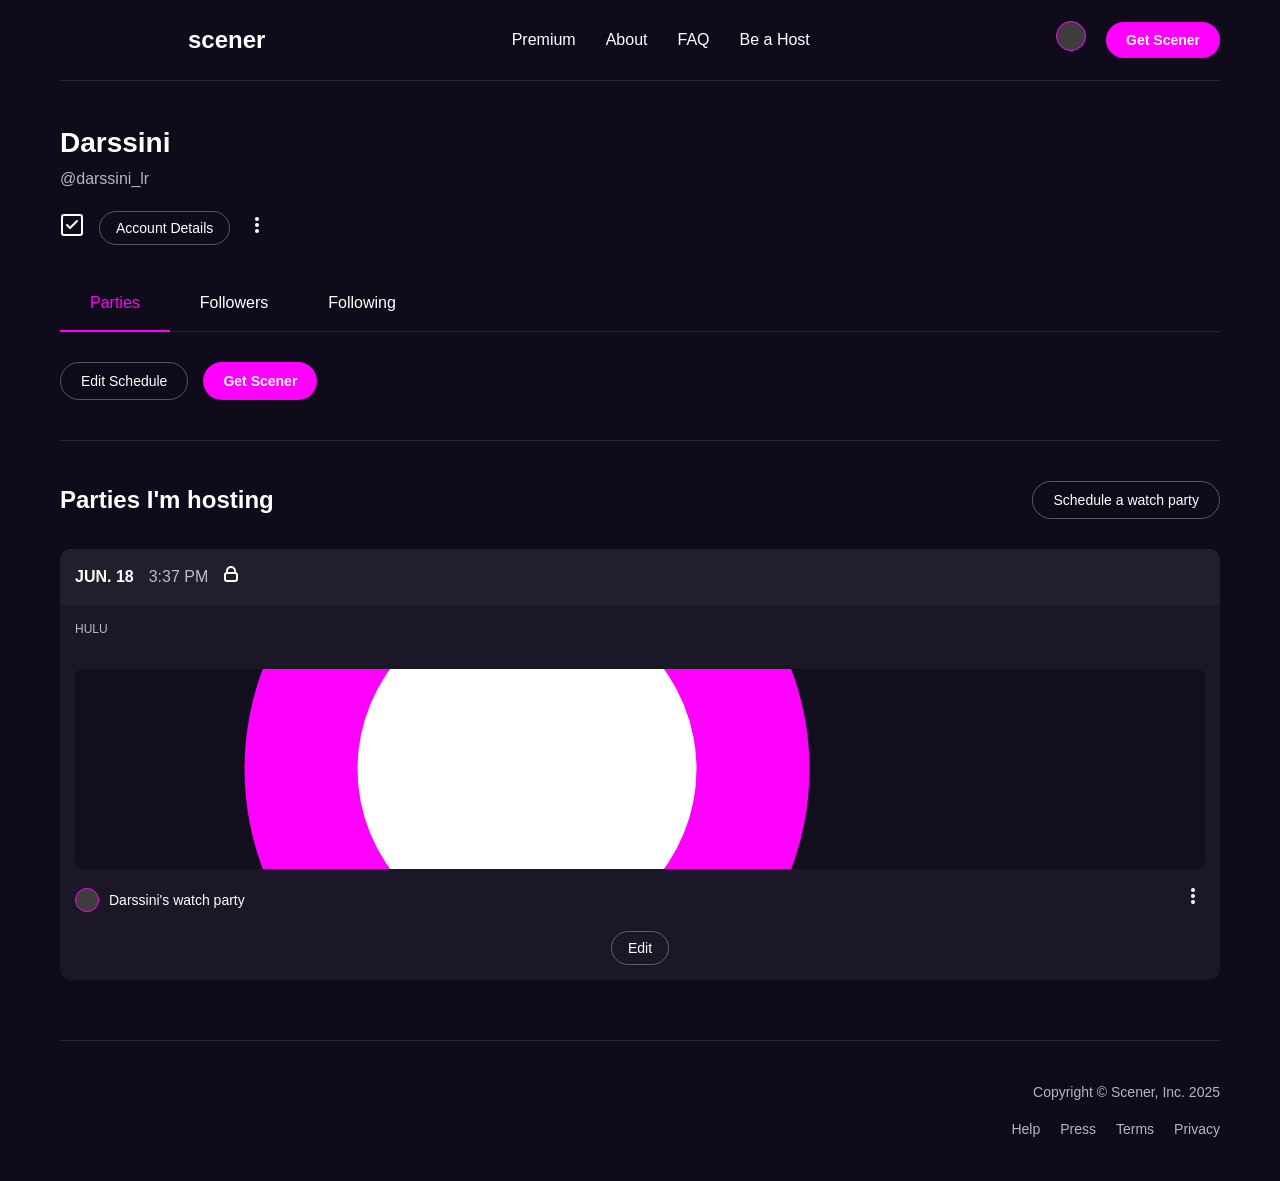
<file: .assets/index.html>
<!DOCTYPE html>
<html>
<head>
    <meta charset="UTF-8">
    <meta name="viewport" content="width=device-width, initial-scale=1.0">
    <title>Scener Profile</title>
    <link rel="stylesheet" href="design_file.css">
</head>
<body>
    <div class="container">
        <!-- Header Navigation -->
        <header class="header">
            <div class="logo">
                <svg width="120" height="40" viewBox="0 0 120 40" fill="none" xmlns="http://www.w3.org/2000/svg">
                    <path d="M378.5 23C378.5 29.9036 372.904 35.5 366 35.5C359.096 35.5 353.5 29.9036 353.5 23C353.5 16.0964 359.096 10.5 366 10.5C372.904 10.5 378.5 16.0964 378.5 23Z" fill="#FF00FF" fill-opacity="0.2" stroke="#FF00FF"/>
                    <path d="M366 18L366 28" stroke="#FF00FF" stroke-width="2" stroke-linecap="round"/>
                    <path d="M371 23L361 23" stroke="#FF00FF" stroke-width="2" stroke-linecap="round"/>
                </svg>
                <span class="logo-text">scener</span>
            </div>
            <nav class="main-nav">
                <ul>
                    <li><a href="#">Premium</a></li>
                    <li><a href="#">About</a></li>
                    <li><a href="#">FAQ</a></li>
                    <li><a href="#">Be a Host</a></li>
                </ul>
            </nav>
            <div class="user-controls">
                <div class="user-icon">
                    <svg width="30" height="30" viewBox="0 0 30 30" fill="none" xmlns="http://www.w3.org/2000/svg">
                        <circle cx="15" cy="15" r="14.5" fill="#3D3D3D" stroke="#FF00FF"/>
                    </svg>
                </div>
                <button class="get-scener-btn">Get Scener</button>
            </div>
        </header>

        <!-- Profile Section -->
        <section class="profile-section">
            <div class="profile-header">
                <h1 class="profile-name">Darssini</h1>
                <p class="profile-username">@darssini_lr</p>
                
                <div class="profile-controls">
                    <div class="stats-icon">
                        <svg width="24" height="24" viewBox="0 0 24 24" fill="none" xmlns="http://www.w3.org/2000/svg">
                            <rect x="2" y="2" width="20" height="20" rx="2" stroke="white" stroke-width="2"/>
                            <path d="M7 12L10 15L17 8" stroke="white" stroke-width="2" stroke-linecap="round" stroke-linejoin="round"/>
                        </svg>
                    </div>
                    <button class="account-details-btn">Account Details</button>
                    <div class="more-options">
                        <svg width="24" height="24" viewBox="0 0 24 24" fill="none" xmlns="http://www.w3.org/2000/svg">
                            <circle cx="12" cy="6" r="2" fill="white"/>
                            <circle cx="12" cy="12" r="2" fill="white"/>
                            <circle cx="12" cy="18" r="2" fill="white"/>
                        </svg>
                    </div>
                </div>
            </div>

            <!-- Profile Tabs -->
            <div class="profile-tabs">
                <div class="tab active">Parties</div>
                <div class="tab">Followers</div>
                <div class="tab">Following</div>
            </div>

            <!-- Profile Actions -->
            <div class="profile-actions">
                <button class="edit-schedule-btn">Edit Schedule</button>
                <button class="get-scener-btn">Get Scener</button>
            </div>
        </section>

        <!-- Parties Section -->
        <section class="parties-section">
            <div class="section-header">
                <h2>Parties I'm hosting</h2>
                <button class="schedule-party-btn">Schedule a watch party</button>
            </div>

            <!-- Party Card -->
            <div class="party-card">
                <div class="party-date">
                    <span class="date">JUN. 18</span>
                    <span class="time">3:37 PM</span>
                    <span class="lock-icon">
                        <svg width="16" height="16" viewBox="0 0 16 16" fill="none" xmlns="http://www.w3.org/2000/svg">
                            <path d="M4 7V5C4 2.79086 5.79086 1 8 1C10.2091 1 12 2.79086 12 5V7" stroke="white" stroke-width="2" stroke-linecap="round"/>
                            <rect x="2" y="7" width="12" height="8" rx="2" stroke="white" stroke-width="2"/>
                        </svg>
                    </span>
                </div>
                <div class="party-platform">HULU</div>
                
                <div class="party-content">
                    <div class="party-image">
                        <img src="[data-uri]" alt="Party Image">
                    </div>
                    <div class="party-info">
                        <div class="party-host">
                            <div class="host-icon">
                                <svg width="24" height="24" viewBox="0 0 24 24" fill="none" xmlns="http://www.w3.org/2000/svg">
                                    <circle cx="12" cy="12" r="11.5" fill="#3D3D3D" stroke="#FF00FF"/>
                                </svg>
                            </div>
                            <span class="host-name">Darssini's watch party</span>
                        </div>
                        <div class="party-options">
                            <svg width="24" height="24" viewBox="0 0 24 24" fill="none" xmlns="http://www.w3.org/2000/svg">
                                <circle cx="12" cy="6" r="2" fill="white"/>
                                <circle cx="12" cy="12" r="2" fill="white"/>
                                <circle cx="12" cy="18" r="2" fill="white"/>
                            </svg>
                        </div>
                    </div>
                    <button class="edit-btn">Edit</button>
                </div>
            </div>
        </section>

        <!-- Footer -->
        <footer class="footer">
            <div class="copyright">Copyright © Scener, Inc. 2025</div>
            <div class="footer-links">
                <a href="#">Help</a>
                <a href="#">Press</a>
                <a href="#">Terms</a>
                <a href="#">Privacy</a>
            </div>
        </footer>
    </div>

    <script src="design_file.js"></script>
</body>
</html>
</file>
<file: .assets/design_file.css>
/* Global Styles */
* {
    margin: 0;
    padding: 0;
    box-sizing: border-box;
}

body {
    font-family: Arial, sans-serif;
    background-color: #0F0B1A;
    color: #FFFFFF;
    line-height: 1.6;
}

.container {
    max-width: 1200px;
    margin: 0 auto;
    padding: 0 20px;
}

a {
    color: #FFFFFF;
    text-decoration: none;
}

button {
    cursor: pointer;
    border: none;
    outline: none;
}

ul {
    list-style: none;
}

/* Header Styles */
.header {
    display: flex;
    justify-content: space-between;
    align-items: center;
    padding: 20px 0;
    border-bottom: 1px solid rgba(255, 255, 255, 0.1);
}

.logo {
    display: flex;
    align-items: center;
}

.logo-text {
    font-size: 24px;
    font-weight: bold;
    margin-left: 8px;
}

.main-nav ul {
    display: flex;
    gap: 30px;
}

.main-nav a {
    font-size: 16px;
    font-weight: 500;
}

.user-controls {
    display: flex;
    align-items: center;
    gap: 20px;
}

.get-scener-btn {
    background-color: #FF00FF;
    color: #FFFFFF;
    padding: 10px 20px;
    border-radius: 50px;
    font-weight: bold;
    font-size: 14px;
    transition: background-color 0.3s;
}

.get-scener-btn:hover {
    background-color: #D100D1;
}

/* Profile Section */
.profile-section {
    padding: 40px 0;
    border-bottom: 1px solid rgba(255, 255, 255, 0.1);
}

.profile-header {
    display: flex;
    flex-direction: column;
    margin-bottom: 30px;
}

.profile-name {
    font-size: 28px;
    font-weight: bold;
}

.profile-username {
    font-size: 16px;
    color: rgba(255, 255, 255, 0.7);
    margin-bottom: 20px;
}

.profile-controls {
    display: flex;
    align-items: center;
    gap: 15px;
}

.account-details-btn {
    background-color: transparent;
    color: #FFFFFF;
    border: 1px solid rgba(255, 255, 255, 0.3);
    padding: 8px 16px;
    border-radius: 50px;
    font-size: 14px;
    transition: background-color 0.3s;
}

.account-details-btn:hover {
    background-color: rgba(255, 255, 255, 0.1);
}

.more-options {
    cursor: pointer;
}

/* Profile Tabs */
.profile-tabs {
    display: flex;
    border-bottom: 1px solid rgba(255, 255, 255, 0.1);
    margin-bottom: 30px;
}

.tab {
    padding: 15px 30px;
    cursor: pointer;
    font-size: 16px;
    font-weight: 500;
    position: relative;
}

.tab.active {
    color: #FF00FF;
}

.tab.active::after {
    content: '';
    position: absolute;
    bottom: -1px;
    left: 0;
    width: 100%;
    height: 2px;
    background-color: #FF00FF;
}

/* Profile Actions */
.profile-actions {
    display: flex;
    gap: 15px;
    margin-top: 30px;
}

.edit-schedule-btn {
    background-color: transparent;
    color: #FFFFFF;
    border: 1px solid rgba(255, 255, 255, 0.3);
    padding: 10px 20px;
    border-radius: 50px;
    font-size: 14px;
    transition: background-color 0.3s;
}

.edit-schedule-btn:hover {
    background-color: rgba(255, 255, 255, 0.1);
}

/* Parties Section */
.parties-section {
    padding: 40px 0;
}

.section-header {
    display: flex;
    justify-content: space-between;
    align-items: center;
    margin-bottom: 30px;
}

.section-header h2 {
    font-size: 24px;
    font-weight: bold;
}

.schedule-party-btn {
    background-color: transparent;
    color: #FFFFFF;
    border: 1px solid rgba(255, 255, 255, 0.3);
    padding: 10px 20px;
    border-radius: 50px;
    font-size: 14px;
    transition: background-color 0.3s;
}

.schedule-party-btn:hover {
    background-color: rgba(255, 255, 255, 0.1);
}

/* Party Card */
.party-card {
    background-color: rgba(255, 255, 255, 0.05);
    border-radius: 10px;
    overflow: hidden;
    margin-bottom: 20px;
}

.party-date {
    display: flex;
    align-items: center;
    gap: 15px;
    padding: 15px;
    background-color: rgba(255, 255, 255, 0.03);
}

.date {
    font-weight: bold;
}

.time {
    color: rgba(255, 255, 255, 0.7);
}

.party-platform {
    padding: 15px;
    font-size: 12px;
    color: rgba(255, 255, 255, 0.7);
    text-transform: uppercase;
}

.party-content {
    padding: 15px;
    display: flex;
    flex-direction: column;
}

.party-image {
    width: 100%;
    height: 200px;
    border-radius: 8px;
    overflow: hidden;
    margin-bottom: 15px;
}

.party-image img {
    width: 100%;
    height: 100%;
    object-fit: cover;
}

.party-info {
    display: flex;
    justify-content: space-between;
    align-items: center;
    margin-bottom: 15px;
}

.party-host {
    display: flex;
    align-items: center;
    gap: 10px;
}

.host-icon {
    width: 24px;
    height: 24px;
}

.host-name {
    font-size: 14px;
    font-weight: 500;
}

.party-options {
    cursor: pointer;
}

.edit-btn {
    background-color: transparent;
    color: #FFFFFF;
    border: 1px solid rgba(255, 255, 255, 0.3);
    padding: 8px 16px;
    border-radius: 50px;
    font-size: 14px;
    align-self: center;
    transition: background-color 0.3s;
}

.edit-btn:hover {
    background-color: rgba(255, 255, 255, 0.1);
}

/* Footer */
.footer {
    padding: 40px 0;
    display: flex;
    flex-direction: column;
    align-items: flex-end;
    border-top: 1px solid rgba(255, 255, 255, 0.1);
}

.copyright {
    font-size: 14px;
    color: rgba(255, 255, 255, 0.7);
    margin-bottom: 15px;
}

.footer-links {
    display: flex;
    gap: 20px;
}

.footer-links a {
    font-size: 14px;
    color: rgba(255, 255, 255, 0.7);
    transition: color 0.3s;
}

.footer-links a:hover {
    color: #FFFFFF;
}
</file>
